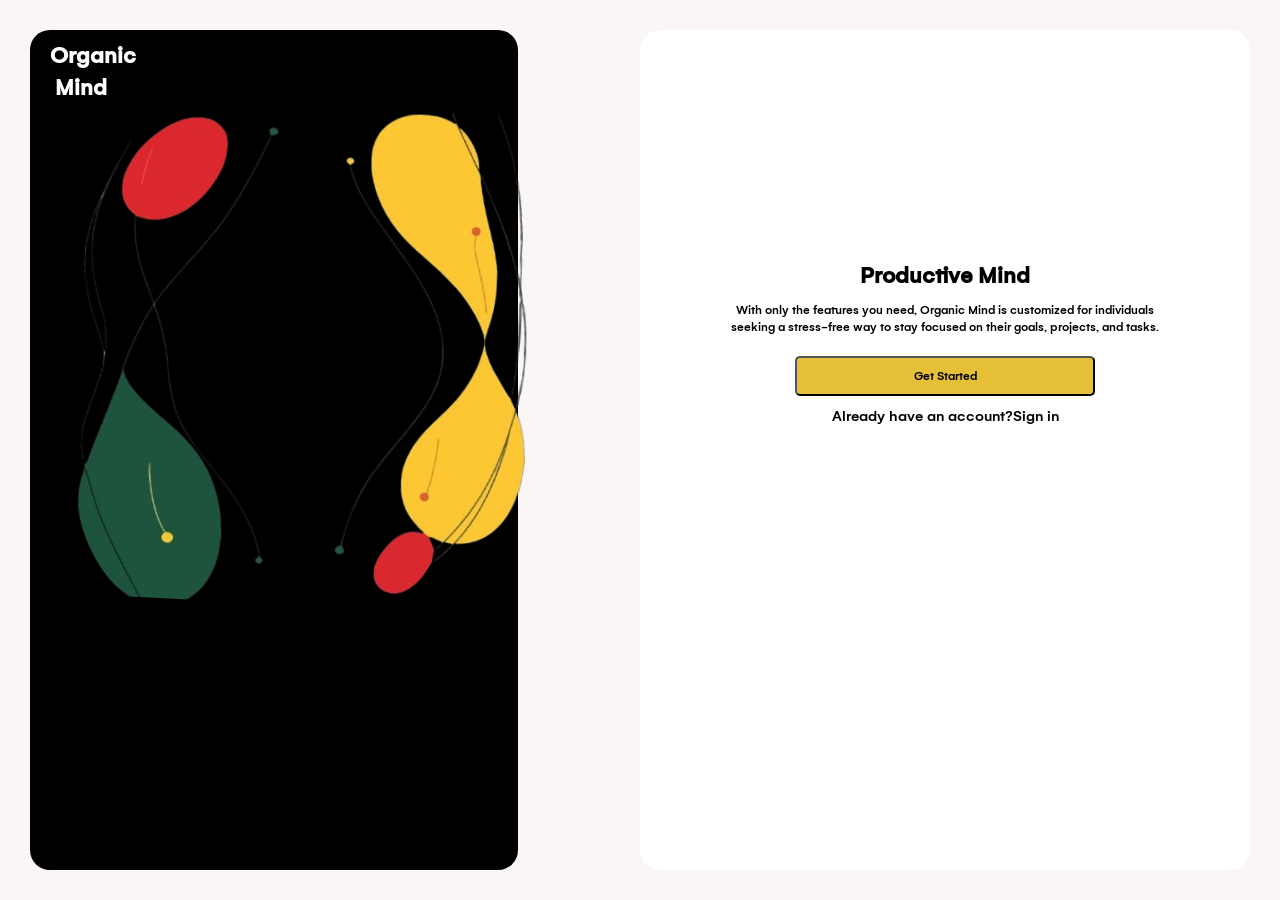
<file: index.html>
<!DOCTYPE html>
<html lang="en">
<head>
    <meta charset="UTF-8">
    <meta name="viewport" content="width=device-width, initial-scale=1.0">
    <title>Todo</title>
    <link rel="stylesheet" href="style.css">
</head>
<body>
    <section class="frist-section">
       <div class="left">
        <h1 class="lstH2">Organic</h1>
        <h1 class="lstH1">Mind</h1>

        <img src="bright-and-bold-abstract-flowing-lines-and-shapes-vector-removebg-preview__1_-removebg-preview.png" alt="" srcset="">
       </div>
       <div class="right">
                <h1>
                    Productive Mind
                </h1>
                <h5>With only the features you need, Organic Mind is customized for individuals seeking a stress-free way to stay focused on their goals, projects, and tasks.</h5>
                <div class="insidebtn">
                    <button class="btn">Get Started</button>
                </div>

                <div class="link">
                    <a href="##3">Already have an account?</a>
                    <a href="####">Sign in</a>
                </div>
       </div>
         

       
    </section>
</body>
</html>
</file>
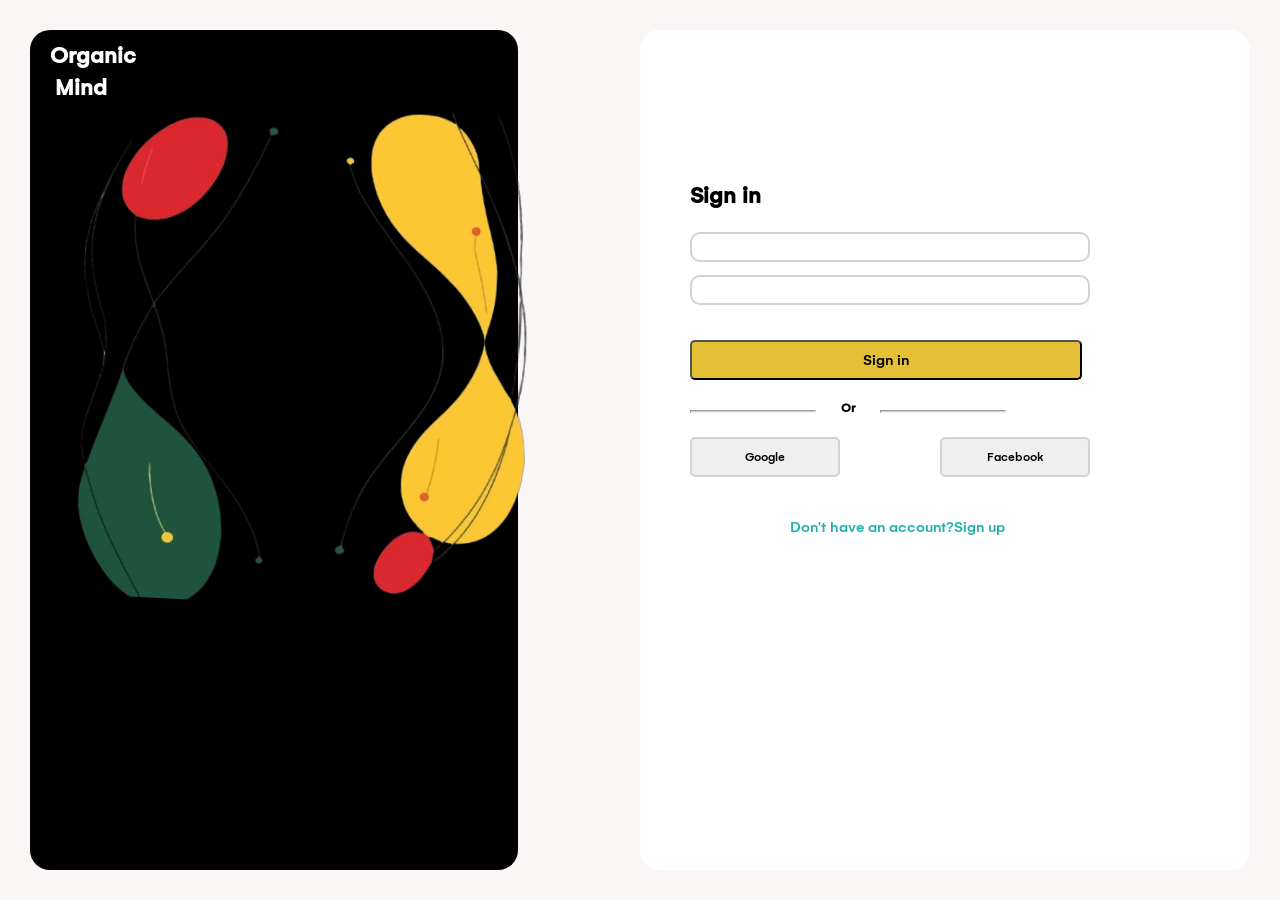
<file: Sign.html>
<!DOCTYPE html>
<html lang="en">
<head>
    <meta charset="UTF-8">
    <meta name="viewport" content="width=device-width, initial-scale=1.0">
    <title>Document</title>
    <link rel="stylesheet" href="style.css">
</head>
<body>
    <section class="frist-section">
        <div class="left">
        <h1 class="lstH2">Organic</h1>
        <h1 class="lstH1">Mind</h1>

        <img src="bright-and-bold-abstract-flowing-lines-and-shapes-vector-removebg-preview__1_-removebg-preview.png" alt="" srcset="">
       </div>

        <div class="right-sign">
            <h1>Sign in</h1>
            <div class="input-Sign">
                <input type="email" name="" id="">
            <input type="password" name="" id="">
            </div>

            <div class="btn-Sign">
                <button>Sign in</button>
            </div>

            <div class="or-cls">
                <hr class="hr1st">
                <h5>Or</h5>
                <hr class="hr2nd">
            </div>

            <div class="btn-ggle-facebk">
                <button>Google</button>
                <button>Facebook</button>
            </div>

            <div class="sign-up">
                <h5>Don't have an account?</h5>
                <a href="###">Sign up</a>
            </div>
        </div>
    </section>
</body>
</html>
</file>
<file: style.css>
*{
    margin: 0;
    padding: 0;
    box-sizing: border-box;
}
@font-face{
    font-family: "india";
    src: url(Gelion-Medium.woff);

}


body{
background-color: rgb(250, 246, 246);
width: 100%;
font-family: "india";
}
.frist-section{
    width: 100%;
    display: flex;
    min-height: 100vh;
    padding: 30px;
    justify-content: space-between;
}
.left{
    color: white;
    min-height: 100%;
    display: flex;
    width: 40%;
    background-color: black;
    border-radius: 20px;
    flex-direction: column;
}
.right{
    min-height: 100%;
    display: flex;
    width: 50%;
    background-color: white;
    border-radius: 20px;
    flex-direction: column;
   
}

.lstH2{
    /* background-color: #e40d0d; */
    padding-left: 20px;
    padding-top: 10px;
    display: flex;
    /* align-items: center; */
    /* flex-direction: column; */
}
.lstH1{
    padding-left: 25px;
    display: flex; 
}
.left img{
    padding-left: 50px;
    height: 500px;
    width: 500px;
    transform: rotate(3deg);
}

.right h1{
    display: flex;
    justify-content: center;
    padding-top: 230px;
}

.right h5{
    display: flex;
    justify-content: center;
    text-align: center;
    align-items: center;
    width: 100%;
    padding: 10px 80px;
   font-weight: lighter;
}

.insidebtn{
    width: 100%;
    display: flex;
    justify-content: center;
    align-items: center;
    padding-top: 10px;
}
.right button{
     height: 40px;
    width: 300px;
    background-color: #e5bf35;
    border-radius: 5px;
    cursor: pointer;
    font-family: "india";
   
}
.right button:hover{
     background-color: black;
    color: wheat;
    transform: scale(1.05);
    font-family: "india";
    font-weight: 200;
}
.link{
    display: flex;
    justify-content: center;
    align-items: center;
    padding-top: 10px;
    transition-duration: 1s;
}
.link a{
    color: black;
    
    text-decoration: none;
}
.right-sign{
     min-height: 100%;
    display: flex;
    width: 50%;
    background-color: white;
    border-radius: 20px;
    flex-direction: column;
    padding-left: 50px;
}
.right-sign h1{
    padding-top: 150px;
    padding-bottom: 20px;
    
}

.input-Sign{
    display: flex;
    flex-direction: column;
    gap: 13px;
}
.right-sign input{
    height: 30px;
    width: 400px;
    border-radius: 10px;
     outline: none;
    border: 2px solid lightgray;
    gap: 10px;
    font-family: "india";
}

.btn-Sign{
     width: 70%;
    display: flex;
    /* justify-content: center; */
    align-items: center;
    padding-top: 35px;
}

.btn-Sign button{
       height: 40px;
    width: 400px;
    background-color: #e5bf35;
    border-radius: 5px;
    cursor: pointer;
    font-family: "india";
    font-size: medium;
}
.btn-Sign button:hover{
     background-color: black;
    color: wheat;
    transform: scale(1.05);
    font-family: "india";
    font-weight: 200;
}

.or-cls{
padding-top: 20px;
padding-bottom: 20px;
padding-right: 200px;
display: flex;
/* justify-content: space-between; */
gap: 25px;
}

.or-cls h5{
    font-weight:500px;
}
hr {
    display: flex;
    justify-content: center;
    align-items: center;
    height: 3px;
    background-color: lightgray;
}

.hr1st{
    margin-top: 10px;
    width: 35%;
}
.hr2nd{
    margin-top: 10px;
    width: 35%;
}

.btn-ggle-facebk{
    /* padding: 20px; */
    display: flex;
    gap: 100px;

}

.btn-ggle-facebk button{
    height: 40px;
    width: 150px;
    border-radius: 5px;
    font-family: "india";
    border: 2px solid lightgray;
}

.btn-ggle-facebk button:hover{
     background-color: black;
    color: wheat;
    transform: scale(1.05);
    font-family: "india";
    font-weight: 200;
    
}

.sign-up{
    padding: 10px;
    display: flex;
    padding-left: 100px;
    padding-top: 40px;
}

.sign-up h5{
    font-weight: 550;
    font-size:medium;
    color: lightseagreen;
}
.sign-up a{
    font-weight: 550;
    font-size:medium;
    color: lightseagreen;
    text-decoration: none;
}
</file>
